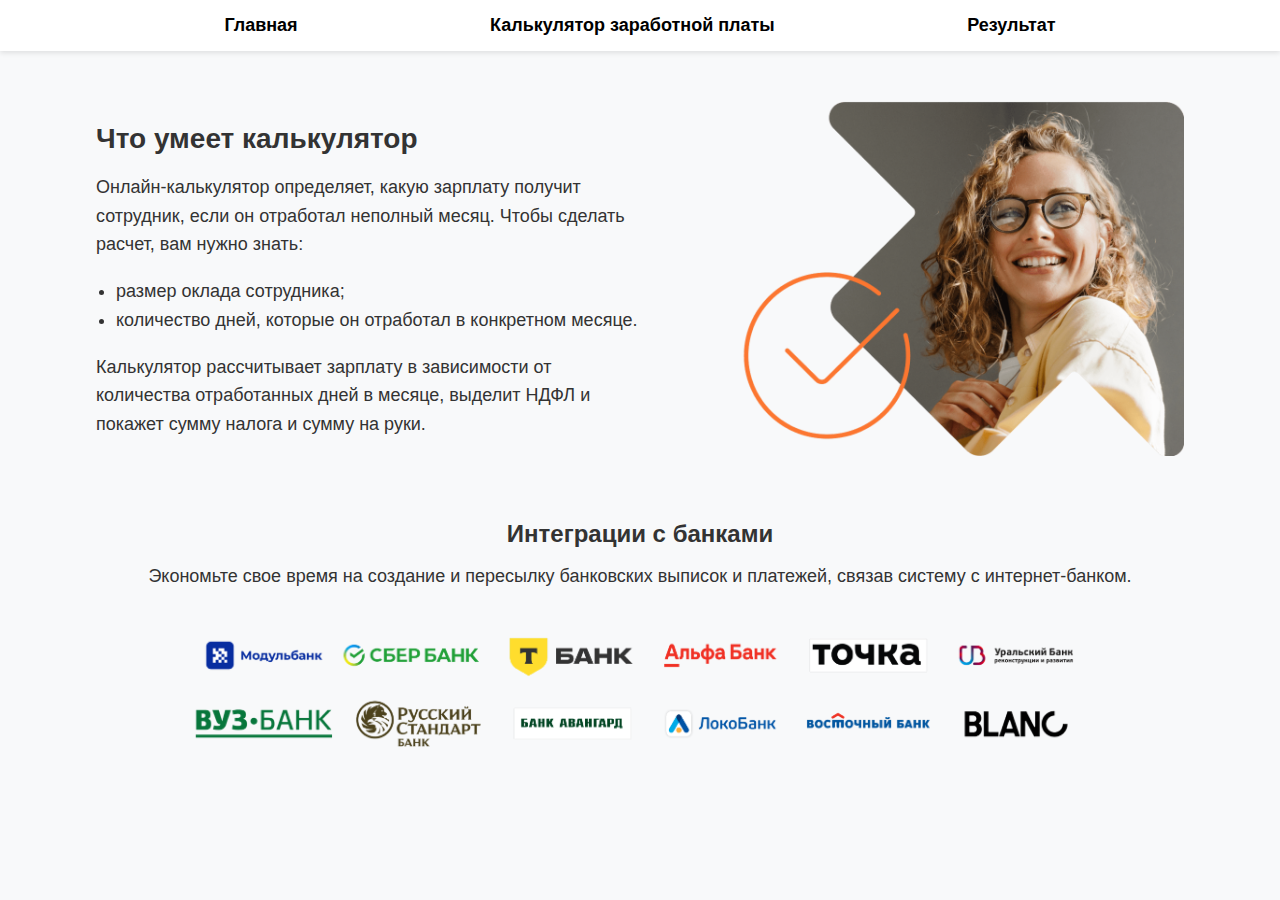
<file: calculator/index.html>
<!DOCTYPE html>
<html lang="ru">
<head>
    <meta charset="UTF-8">
    <meta name="viewport" content="width=device-width, initial-scale=1.0">
    <title>О калькуляторе</title>
    <link rel="stylesheet" href="styles.css">
</head>
<body>
    <nav>
        <a href="index.html">Главная</a>
        <a href="calculator.html">Калькулятор заработной платы</a>
        <a href="result.html">Результат</a>
    </nav>
    
    <div class="container">
        <div class="content">
            <div class="text">
                <h1>Что умеет калькулятор</h1>
                <p>Онлайн-калькулятор определяет, какую зарплату получит сотрудник, если он отработал неполный месяц. 
                Чтобы сделать расчет, вам нужно знать:</p>
                <ul>
                    <li>размер оклада сотрудника;</li>
                    <li>количество дней, которые он отработал в конкретном месяце.</li>
                </ul>
                <p>Калькулятор рассчитывает зарплату в зависимости от количества отработанных дней в месяце, выделит НДФЛ и покажет сумму налога и сумму на руки.</p>
            </div>
            <div class="image">
                <img src="image/image 1.png" alt="девушка">
            </div>
        </div>
    </div>
    
    <div class="container bank-section">
        <h2>Интеграции с банками</h2>
        <p>Экономьте свое время на создание и пересылку банковских выписок и платежей, связав систему с интернет-банком.</p>
        <img src="image/banks.png" alt="Банки">
    </div>
</body>
</html>
</file>
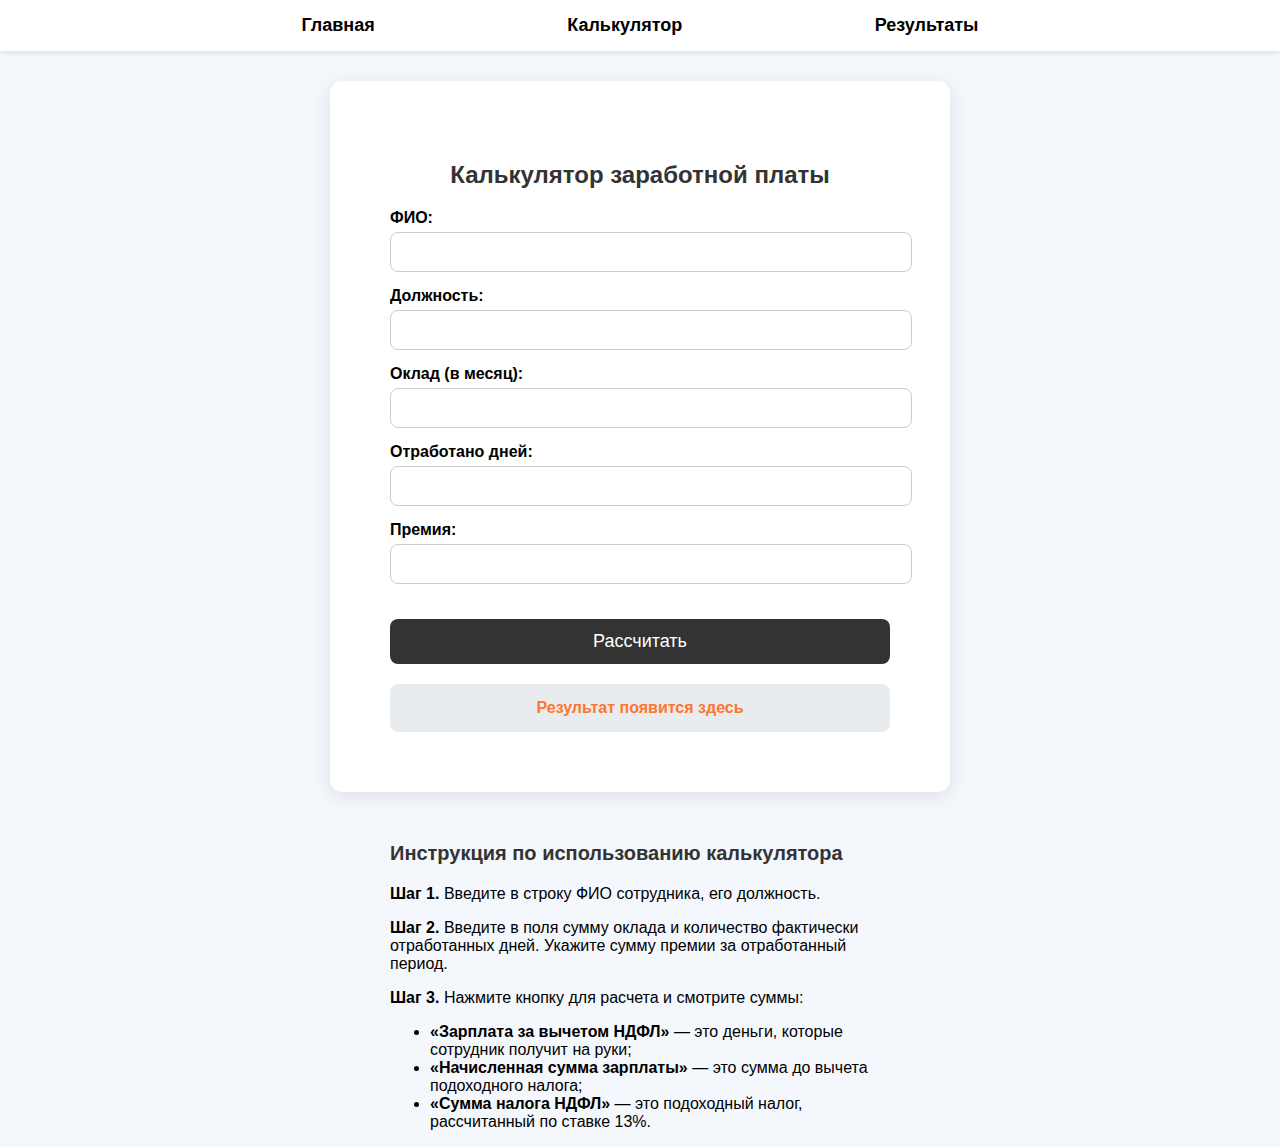
<file: calculator/calculator.html>
<!DOCTYPE html>
<html lang="ru">
<head>
    <meta charset="UTF-8">
    <meta name="viewport" content="width=device-width, initial-scale=1.0">
    <title>Калькулятор зарплаты</title>
    <link href="https://fonts.googleapis.com/css2?family=Inter:wght@300;400;600&display=swap" rel="stylesheet">
    <link rel="stylesheet" href="styles 1.css">
</head>
<body>
    <nav>
        <a href="index.html">Главная</a>
        <a href="#">Калькулятор</a>
        <a href="result.html">Результаты</a>
    </nav>
    
    <div class="container">
        <h2>Калькулятор заработной платы</h2>
        <div class="form-group">
            <label>ФИО:</label>
            <input type="text" id="fio">
        </div>
        <div class="form-group">
            <label>Должность:</label>
            <input type="text" id="position">
        </div>
        <div class="form-group">
            <label>Оклад (в месяц):</label>
            <input type="number" id="salary">
        </div>
        <div class="form-group">
            <label>Отработано дней:</label>
            <input type="number" id="days">
        </div>
        <div class="form-group">
            <label>Премия:</label>
            <input type="number" id="bonus">
        </div>
        <button onclick="calculateSalary()">Рассчитать</button>
        <div class="result" id="previewResult">Результат появится здесь</div>
        <button onclick="saveResult()" style="display:none;" id="saveButton">Сохранить результат</button>
    </div>
    
    <div class="instructions">
        <h3>Инструкция по использованию калькулятора</h3>
        <p><strong>Шаг 1.</strong> Введите в строку ФИО сотрудника, его должность.</p>
        <p><strong>Шаг 2.</strong> Введите в поля сумму оклада и количество фактически отработанных дней. Укажите сумму премии за отработанный период.</p>
        <p><strong>Шаг 3.</strong> Нажмите кнопку для расчета и смотрите суммы:</p>
        <ul>
            <li><strong>«Зарплата за вычетом НДФЛ»</strong> — это деньги, которые сотрудник получит на руки;</li>
            <li><strong>«Начисленная сумма зарплаты»</strong> — это сумма до вычета подоходного налога;</li>
            <li><strong>«Сумма налога НДФЛ»</strong> — это подоходный налог, рассчитанный по ставке 13%.</li>
        </ul>
    </div>
    
    <script src="script.js"></script>
</body>
</html>
</file>
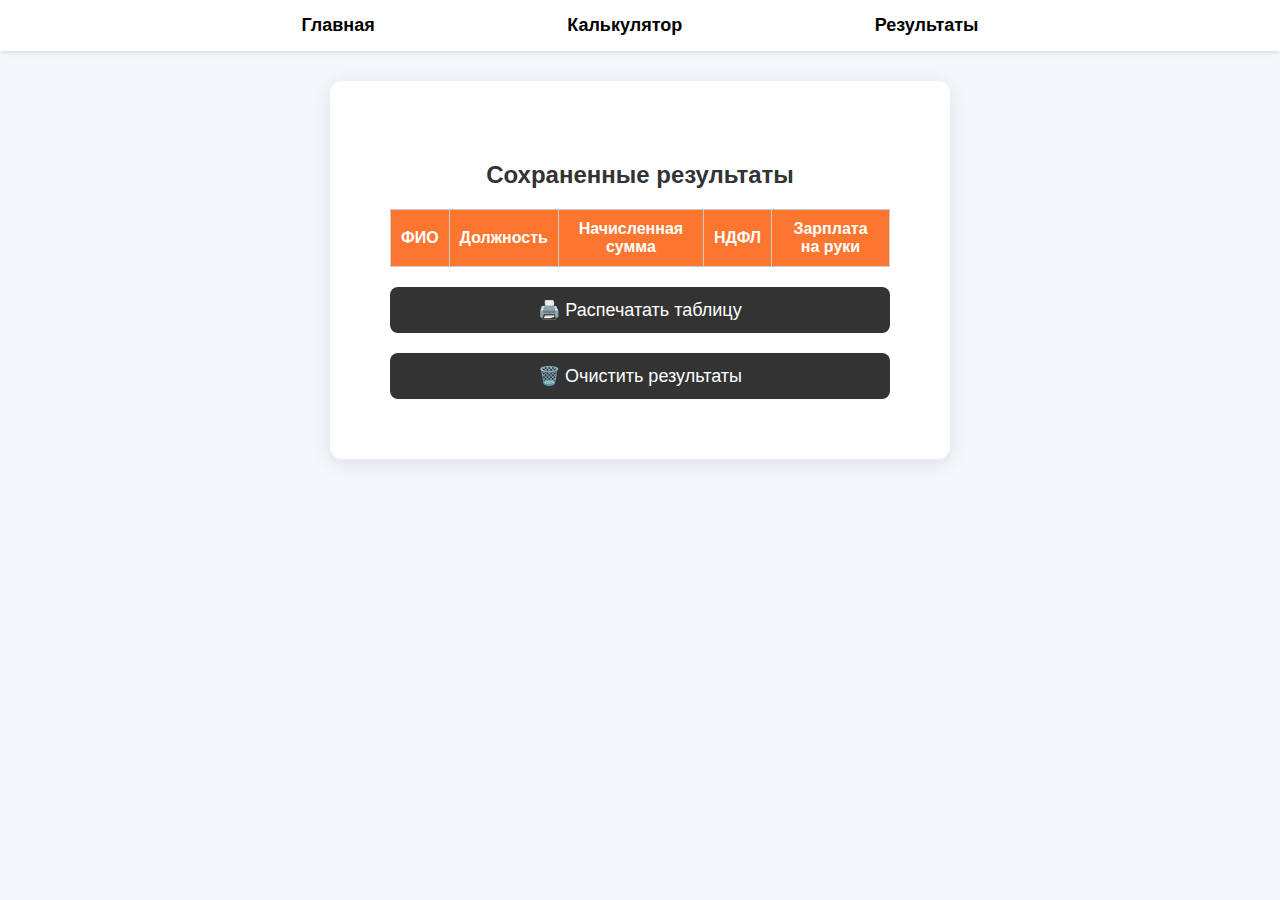
<file: calculator/result.html>
<!DOCTYPE html>
<html lang="ru">
<head>
    <meta charset="UTF-8">
    <meta name="viewport" content="width=device-width, initial-scale=1.0">
    <title>Результаты</title>
    <link rel="stylesheet" href="styles 1.css">
<body>
    <nav>
        <a href="index.html">Главная</a>
        <a href="calculator.html">Калькулятор</a>
        <a href="result.html">Результаты</a>
    </nav>

    <div class="container">
        <h2>Сохраненные результаты</h2>
        <div id="printSection">
            <table id="resultsTable">
                <thead>
                    <tr>
                        <th>ФИО</th>
                        <th>Должность</th>
                        <th>Начисленная сумма</th>
                        <th>НДФЛ</th>
                        <th>Зарплата на руки</th>
                    </tr>
                </thead>
                <tbody>
                    <!-- Данные будут вставляться сюда -->
                </tbody>
            </table>
        </div>
        <button onclick="printResults()">🖨️ Распечатать таблицу</button>
        <button onclick="clearResults()">🗑️ Очистить результаты</button>
    </div>

    <script>
        function loadResults() {
            let results = JSON.parse(localStorage.getItem("salaryResults")) || [];
            let tableBody = document.querySelector("#resultsTable tbody");
            tableBody.innerHTML = "";

            results.forEach(result => {
                let row = `<tr>
                    <td>${result.fio}</td>
                    <td>${result.position}</td>
                    <td>${result.total} ₽</td>
                    <td>${result.tax} ₽</td>
                    <td>${result.finalSalary} ₽</td>
                </tr>`;
                tableBody.innerHTML += row;
            });
        }

        function clearResults() {
            localStorage.removeItem("salaryResults");
            loadResults();
        }

        function printResults() {
            window.print();
        }

        window.onload = loadResults;
    </script>
</body>
</html>
</file>
<file: calculator/styles.css>
body {
    font-family: Arial, sans-serif;
    margin: 0;
    padding: 0;
    background: #f8f9fa;
    color: #333;
}

nav {
    width: 100%;
    background: white;
    padding: 15px 0;
    text-align: center;
    box-shadow: 0 2px 5px rgba(0, 0, 0, 0.1);
}

nav a {
    color: black;
    margin: 0 94px;
    text-decoration: none;
    font-weight: bold;
    font-size: 18px;
}

nav a:hover {
    color: #fc7630;
}

.container {
    width: 85%;
    margin: 50px auto;
    max-width: 1200px;
}

.content {
    display: flex;
    align-items: center;
    justify-content: space-between;
    gap: 40px;
}

.text {
    width: 50%;
}

.text h1 {
    font-size: 28px;
    margin-bottom: 15px;
}

.text p, .text ul {
    font-size: 18px;
    line-height: 1.6;
}

.text ul {
    padding-left: 20px;
}

.image {
    
    width: 45%;
}
.image img {
    width: 100%;
    border-radius: 10px;
}

.bank-section {
    text-align: center;
    margin-top: 60px;
}

.bank-section h2 {
    font-size: 24px;
    margin-bottom: 15px;
}

.bank-section p {
    font-size: 18px;
    margin-bottom: 20px;
}

.bank-section img {
    width: 100%;
    max-width: 900px;
    border-radius: 10px;
}
</file>
<file: calculator/styles 1.css>
body {
    font-family: Arial, sans-serif;
    margin: 0;
    padding: 0;
    background: #f4f7fc;
    display: flex;
    flex-direction: column;
    align-items: center;
}

nav {
    width: 100%;
    background: white;
    padding: 15px 0;
    text-align: center;
    box-shadow: 0 2px 5px rgba(0, 0, 0, 0.1);
}   

nav a {
    color: black;
    margin: 0 94px;
    text-decoration: none;
    font-weight: bold;
    font-size: 18px;
}

nav a:hover {
    color: #fc7630;
}

.container {
    width: 90%;
    max-width: 500px;
    background: #fff;
    padding: 60px;
    border-radius: 12px;
    box-shadow: 0 4px 20px rgba(0, 0, 0, 0.1);
    margin-top: 30px;
}

h2 {
    text-align: center;
    color: #333;
}

.form-group {
    margin-bottom: 15px;
}

label {
    display: block;
    font-weight: 600;
    margin-bottom: 5px;
}

input {
    width: 100%;
    padding: 10px;
    border: 1px solid #ccc;
    border-radius: 8px;
    font-size: 16px;
}

button {
    width: 100%;
    padding: 12px;
    background: #333;
    color: white;
    border: none;
    border-radius: 8px;
    font-size: 18px;
    cursor: pointer;
    transition: background 0.3s;
}

button:hover {
    background: #fc7630;
}

.result {
    margin-top: 20px;
    padding: 15px;
    background: #e9ecef;
    border-radius: 8px;
    text-align: center;
    font-size: 16px;
    font-weight: 600;
    color: #fc7630;
}

.instructions {
    margin-top: 30px;
    text-align: left;
    width: 90%;
    max-width: 500px;
}

.instructions h3 {
    font-size: 20px;
    font-weight: bold;
    color: #333;
}

table {
    width: 100%;
    border-collapse: collapse;
    margin-top: 20px;
}

th, td {
    border: 1px solid #ccc;
    padding: 10px;
    text-align: center;
}

th {
    background: #fc7630;
    color: white;
}

button {
    margin-top: 20px;
    width: 100%;
}

@media print {
    body * {
        visibility: hidden;
    }
    #printSection, #printSection * {
        visibility: visible;
    }
    #printSection {
        position: absolute;
        left: 0;
        top: 0;
        width: 100%;
    }
}
</file>
